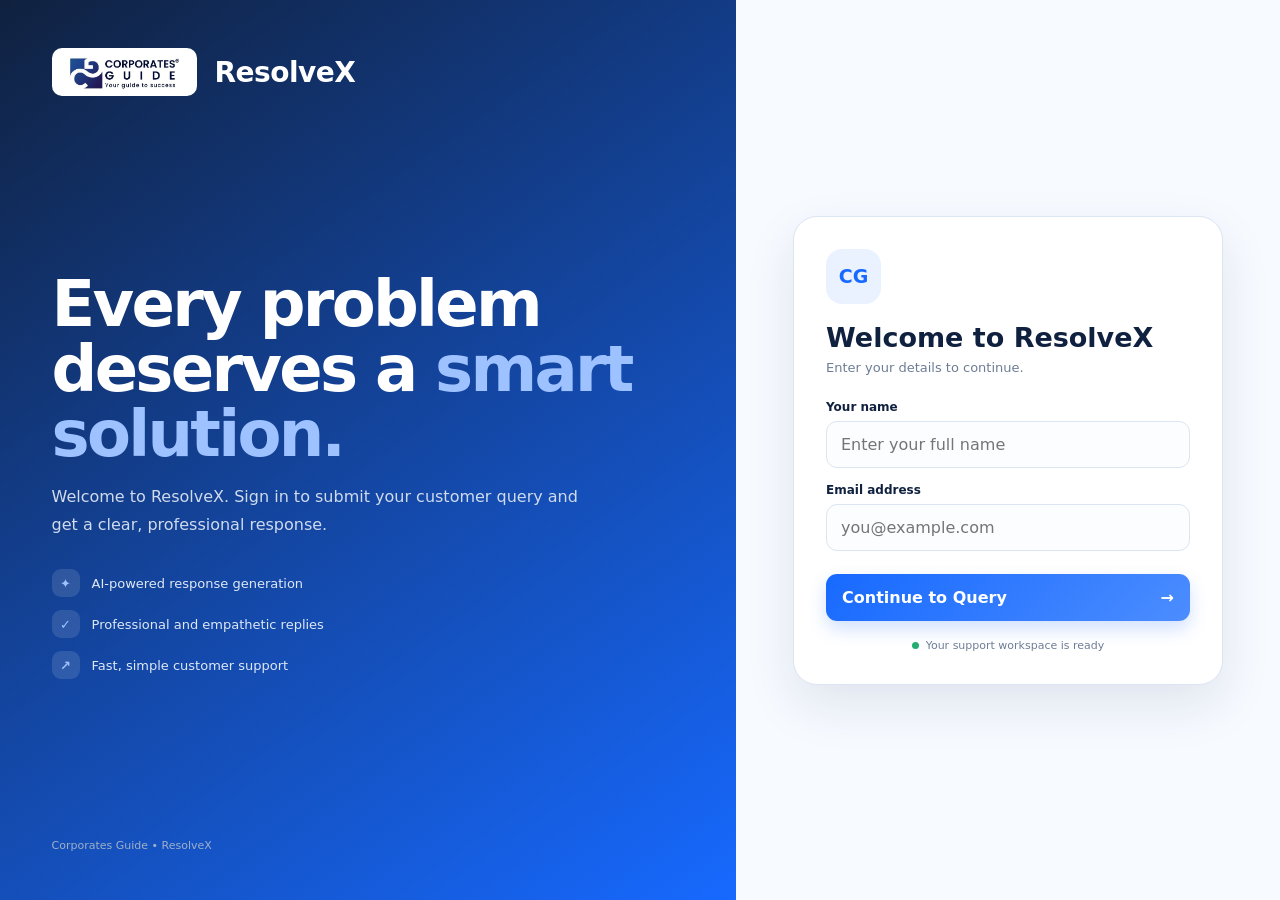
<file: index.html>
<!DOCTYPE html>
<html lang="en">
<head>
  <meta charset="UTF-8">
  <meta name="viewport" content="width=device-width, initial-scale=1.0">

  <title>ResolveX AI | Customer Support</title>

  <link rel="stylesheet" href="style.css">
</head>

<body>

  <div class="app-shell">

    <!-- =========================
         TOP BAR
    ========================== -->
    <header class="topbar">

      <a class="brand brand-link" href="complaint.html">

        <img
          src="corporates-guide-logo.png"
          alt="Corporates Guide"
          class="company-logo"
        >

        <div>
          <div class="product-name">ResolveX</div>
          <div class="tagline">AI-powered customer query</div>
        </div>

      </a>


      <!-- PROFILE -->
      <div class="profile">

        <div class="avatar" id="avatar">CU</div>

        <div class="profile-info">
          <strong id="profileName">Customer</strong>
          <small id="profileEmail">customer@example.com</small>
        </div>

        <button
          class="profile-btn"
          id="profileBtn"
          type="button"
          aria-label="Open profile menu"
        >
          ⌄
        </button>


        <!-- PROFILE MENU -->
        <div class="profile-menu hidden" id="profileMenu">

          <strong id="menuName">Customer</strong>

          <span id="menuEmail">
            customer@example.com
          </span>

          <button type="button" id="logoutBtn">
            Sign out
          </button>

        </div>

      </div>

    </header>


    <!-- =========================
         MAIN CONTENT
    ========================== -->
    <main>


      <!-- =========================
           HERO SECTION
      ========================== -->
      <section class="hero">

        <div>

          <span class="eyebrow">
            CUSTOMER SUPPORT WORKSPACE
          </span>

          <h1>
            Hello,
            <span id="welcomeName">Customer</span>
          </h1>

          <p>
            Tell us about your issue and ResolveX will create
            a professional, helpful response for you.
          </p>

        </div>


        <div class="hero-badge">
          <span class="pulse"></span>
          AI Assistant Online
        </div>

      </section>



      <!-- =========================
           WORKSPACE
      ========================== -->
      <section class="workspace">


        <!-- =========================
             CUSTOMER QUERY CARD
        ========================== -->
        <div class="card input-card">

          <div class="card-heading">

            <div class="icon">
              ✦
            </div>

            <div>

              <!-- DYNAMIC CUSTOMER NAME -->
              <h2>
                <span id="queryName">Customer</span>'s Query
              </h2>

              <p>
                Describe your issue below.
              </p>

            </div>

          </div>


          <!-- COMPLAINT INPUT -->
          <textarea
            id="complaint"
            maxlength="5000"
            placeholder="Example: I received the wrong product in my order. Please help me resolve this issue."
          ></textarea>


          <!-- INPUT FOOTER -->
          <div class="input-footer">

            <span id="counter">
              0 / 5000
            </span>

            <button
              class="generate-btn"
              id="generateBtn"
              type="button"
            >

              <span>
                Generate Reply
              </span>

              <span class="arrow">
                →
              </span>

            </button>

          </div>


          <!-- STATUS -->
          <div
            id="status"
            class="status hidden"
            aria-live="polite"
          ></div>

        </div>



        <!-- =========================
             RESPONSE CARD
        ========================== -->
        <div class="card reply-card">

          <div class="card-heading">

            <div class="icon reply-icon">
              ✓
            </div>

            <div>

              <h2>
                Response
              </h2>

              <p>
                Your professional response will appear here.
              </p>

            </div>


            <button
              id="copyBtn"
              class="copy-btn"
              type="button"
              disabled
            >
              Copy
            </button>

          </div>


          <!-- GENERATED REPLY -->
          <div
            id="reply"
            class="reply-area empty"
          >

            <div class="empty-state">

              <div class="empty-icon">
                AI
              </div>

              <strong>
                Ready to help
              </strong>

              <span>
                Your generated response will appear here.
              </span>

            </div>

          </div>

        </div>

      </section>



      <!-- =========================
           WORKFLOW
      ========================== -->
      <section class="process">

        <div class="process-title">

          <span>
            RESOLVEX WORKFLOW
          </span>

          <h2>
            Simple for the customer. Powerful behind the scenes.
          </h2>

        </div>


        <div class="steps">


          <div class="step">

            <b>01</b>

            <div>
              <strong>Login</strong>
              <span>Your details are captured</span>
            </div>

          </div>


          <div class="line"></div>


          <div class="step">

            <b>02</b>

            <div>
              <strong>Submit</strong>
              <span>Complaint is entered</span>
            </div>

          </div>


          <div class="line"></div>


          <div class="step">

            <b>03</b>

            <div>
              <strong>Generate</strong>
              <span>Nova Lite creates a reply</span>
            </div>

          </div>


          <div class="line"></div>


          <div class="step">

            <b>04</b>

            <div>
              <strong>Resolve</strong>
              <span>Response is displayed</span>
            </div>

          </div>

        </div>

      </section>

    </main>



    <!-- =========================
         FOOTER
    ========================== -->
    <footer>
      ResolveX • Corporates Guide • Human review recommended before sending
    </footer>

  </div>


  <!-- =========================
       JAVASCRIPT
  ========================== -->
  <script src="complaint.js"></script>

</body>
</html>
</file>
<file: style.css>
*{box-sizing:border-box}
:root{--primary:#1769ff;--primary-dark:#0d4dcc;--text:#10213f;--muted:#6d7d96;--border:#dce5f2;--success:#138a5b;--danger:#c43d3d}
body{margin:0;font-family:Inter,ui-sans-serif,system-ui,-apple-system,"Segoe UI",sans-serif;color:var(--text);background:radial-gradient(circle at 10% 0%,rgba(23,105,255,.10),transparent 28%),radial-gradient(circle at 95% 10%,rgba(57,189,255,.10),transparent 25%),#f5f8fc}
button,input,textarea{font:inherit}.hidden{display:none!important}
.company-logo{width:145px;height:48px;object-fit:contain}.product-name{font-size:22px;font-weight:800;letter-spacing:-.5px}.product-name span{color:var(--primary)}
/* Login */
.login-page{min-height:100vh}.login-layout{min-height:100vh;display:grid;grid-template-columns:1.15fr .85fr}
.login-visual{padding:48px 7%;display:flex;flex-direction:column;justify-content:space-between;background:linear-gradient(145deg,#10213f,#1769ff);color:white}
.visual-brand{display:flex;align-items:center;gap:18px}.visual-brand .company-logo{background:white;border-radius:10px;padding:4px}.visual-brand .product-name{font-size:28px}.visual-brand .product-name span{color:#9ec2ff}
.visual-content{max-width:610px}.eyebrow{color:#75a6ff;font-size:11px;font-weight:800;letter-spacing:1.8px}.visual-content .eyebrow{color:#a9c8ff}.visual-content h1{font-size:clamp(40px,5vw,64px);line-height:1.02;letter-spacing:-2.7px;margin:16px 0}.visual-content h1 span{color:#9ec2ff}.visual-content p{color:#d0dbed;font-size:16px;line-height:1.75;max-width:550px}.visual-points{margin-top:30px;display:grid;gap:13px}.visual-points div{display:flex;align-items:center;gap:12px;color:#dfe8f6;font-size:13px}.visual-points b{width:28px;height:28px;display:grid;place-items:center;border-radius:9px;background:rgba(255,255,255,.12);color:#9ec2ff}.visual-footer{color:#9fb0c9;font-size:11px}
.login-panel{display:grid;place-items:center;padding:35px;background:#f7faff}.login-card{width:min(430px,100%);background:#fff;border:1px solid var(--border);border-radius:24px;padding:32px;box-shadow:0 20px 50px rgba(24,51,92,.10)}
.login-icon{width:55px;height:55px;display:grid;place-items:center;border-radius:16px;background:#eaf2ff;color:var(--primary);font-size:19px;font-weight:900;margin-bottom:18px}.login-card h2{font-size:27px;margin:0}.login-subtitle{color:var(--muted);font-size:13px;margin:7px 0 25px}.login-card form>label{display:block;font-size:12px;font-weight:750;margin:15px 0 7px}.login-card input{width:100%;padding:13px 14px;border:1px solid var(--border);border-radius:11px;background:#fbfdff;outline:none}.login-card input:focus{border-color:#83adff;box-shadow:0 0 0 4px rgba(23,105,255,.08)}
.primary-btn{width:100%;display:flex;justify-content:space-between;border:0;color:#fff;background:linear-gradient(135deg,var(--primary),#4c8dff);padding:14px 16px;border-radius:11px;cursor:pointer;font-weight:800;margin-top:23px;box-shadow:0 8px 18px rgba(23,105,255,.2)}.primary-btn:hover,.generate-btn:hover{transform:translateY(-1px)}.status{margin-top:13px;padding:10px 12px;border-radius:10px;background:#eef5ff;color:var(--primary-dark);font-size:12px}.status.error{background:#fff0f0;color:var(--danger)}
.login-note{margin-top:18px;display:flex;align-items:center;justify-content:center;gap:7px;color:var(--muted);font-size:11px}.dot{width:7px;height:7px;background:#22ad73;border-radius:50%}
/* Complaint */
.app-shell{width:min(1180px,calc(100% - 32px));margin:24px auto}.topbar{height:76px;padding:10px 18px;display:flex;justify-content:space-between;align-items:center;background:rgba(255,255,255,.9);border:1px solid var(--border);border-radius:20px;box-shadow:0 12px 35px rgba(24,51,92,.07);backdrop-filter:blur(12px)}
.brand{display:flex;align-items:center;gap:14px}.brand-link{text-decoration:none;color:inherit}.tagline{color:var(--muted);font-size:11px;margin-top:2px}
.profile{position:relative;display:flex;align-items:center;gap:9px}.avatar{width:40px;height:40px;display:grid;place-items:center;border-radius:50%;background:#eaf2ff;color:var(--primary);font-weight:800;border:1px solid #cfe0ff}.profile-info{display:grid}.profile-info strong{font-size:13px}.profile-info small{color:var(--muted);font-size:11px}.profile-btn{border:0;background:transparent;cursor:pointer;color:var(--muted);font-size:18px;padding:7px}.profile-menu{position:absolute;right:0;top:52px;z-index:10;min-width:205px;padding:14px;background:#fff;border:1px solid var(--border);border-radius:14px;box-shadow:0 15px 35px rgba(20,45,85,.15)}.profile-menu strong,.profile-menu span{display:block}.profile-menu span{color:var(--muted);font-size:11px;margin:4px 0 12px}.profile-menu button{width:100%;border:0;background:#f3f6fb;padding:9px;border-radius:9px;cursor:pointer}
.hero{display:flex;justify-content:space-between;align-items:end;padding:58px 12px 35px}.hero h1{font-size:clamp(34px,5vw,55px);line-height:1.02;margin:10px 0 14px;letter-spacing:-2.2px}.hero h1 span{color:var(--primary)}.hero p{max-width:670px;color:var(--muted);font-size:16px;line-height:1.7;margin:0}.hero-badge{white-space:nowrap;padding:10px 14px;background:#eafaf3;color:var(--success);border:1px solid #c8efdd;border-radius:999px;font-size:12px;font-weight:700}.pulse{display:inline-block;width:8px;height:8px;margin-right:7px;background:#22ad73;border-radius:50%}
.workspace{display:grid;grid-template-columns:1fr 1fr;gap:18px}.card{background:rgba(255,255,255,.94);border:1px solid var(--border);border-radius:22px;padding:24px;box-shadow:0 12px 35px rgba(24,51,92,.06)}.card-heading{display:flex;align-items:center;gap:12px;margin-bottom:18px}.card-heading h2{margin:0;font-size:18px}.card-heading p{margin:3px 0 0;color:var(--muted);font-size:12px}.icon{width:42px;height:42px;display:grid;place-items:center;background:#eaf2ff;color:var(--primary);border-radius:13px;font-weight:900}.reply-icon{background:#eafaf3;color:var(--success)}
textarea{width:100%;min-height:270px;resize:vertical;padding:17px;border:1px solid var(--border);border-radius:15px;outline:none;color:var(--text);background:#fbfdff;line-height:1.65}textarea:focus{border-color:#83adff;box-shadow:0 0 0 4px rgba(23,105,255,.08)}.input-footer{display:flex;align-items:center;justify-content:space-between;gap:12px;margin-top:14px}#counter{color:var(--muted);font-size:11px}.generate-btn{width:auto;border:0;color:#fff;background:linear-gradient(135deg,var(--primary),#4c8dff);padding:13px 18px;border-radius:12px;cursor:pointer;font-weight:800;box-shadow:0 8px 18px rgba(23,105,255,.2)}.generate-btn:disabled{opacity:.6;cursor:not-allowed}.arrow{margin-left:8px}.copy-btn{margin-left:auto;border:1px solid var(--border);background:#fff;color:var(--primary);border-radius:9px;padding:7px 12px;cursor:pointer;font-size:12px}.copy-btn:disabled{opacity:.45;cursor:not-allowed}
.reply-area{min-height:270px;max-height:420px;overflow:auto;border:1px solid var(--border);border-radius:15px;background:#fbfdff;padding:20px;line-height:1.7;white-space:pre-wrap;font-size:14px}.reply-area.empty{display:grid;place-items:center}.empty-state{display:grid;text-align:center;gap:7px;color:var(--muted)}.empty-state strong{color:var(--text)}.empty-icon{width:54px;height:54px;margin:auto;display:grid;place-items:center;border-radius:16px;background:#eaf2ff;color:var(--primary);font-weight:900}
.process{margin:25px 0;padding:25px;background:#10213f;color:#fff;border-radius:22px}.process-title span{color:#8fb7ff;font-size:10px;font-weight:800;letter-spacing:1.5px}.process-title h2{margin:6px 0 20px;font-size:22px}.steps{display:flex;align-items:center;justify-content:space-between;gap:12px}.step{display:flex;align-items:center;gap:10px;min-width:0}.step b{color:#75a6ff;font-size:12px}.step strong,.step span{display:block}.step strong{font-size:13px}.step span{color:#aab8cf;font-size:10px;margin-top:3px}.line{height:1px;flex:1;background:#344765}footer{padding:15px 5px 30px;color:var(--muted);text-align:center;font-size:11px}
@media(max-width:850px){.login-layout{grid-template-columns:1fr}.login-visual{min-height:410px;padding:30px 7%}.visual-content h1{font-size:42px}.login-panel{padding:25px}.topbar{height:auto;gap:12px}.company-logo{width:105px}.profile-info{display:none}.hero{display:block;padding-top:40px}.hero-badge{display:inline-block;margin-top:20px}.workspace{grid-template-columns:1fr}.steps{flex-direction:column;align-items:flex-start}.line{width:1px;height:18px;margin-left:6px}}
</file>
